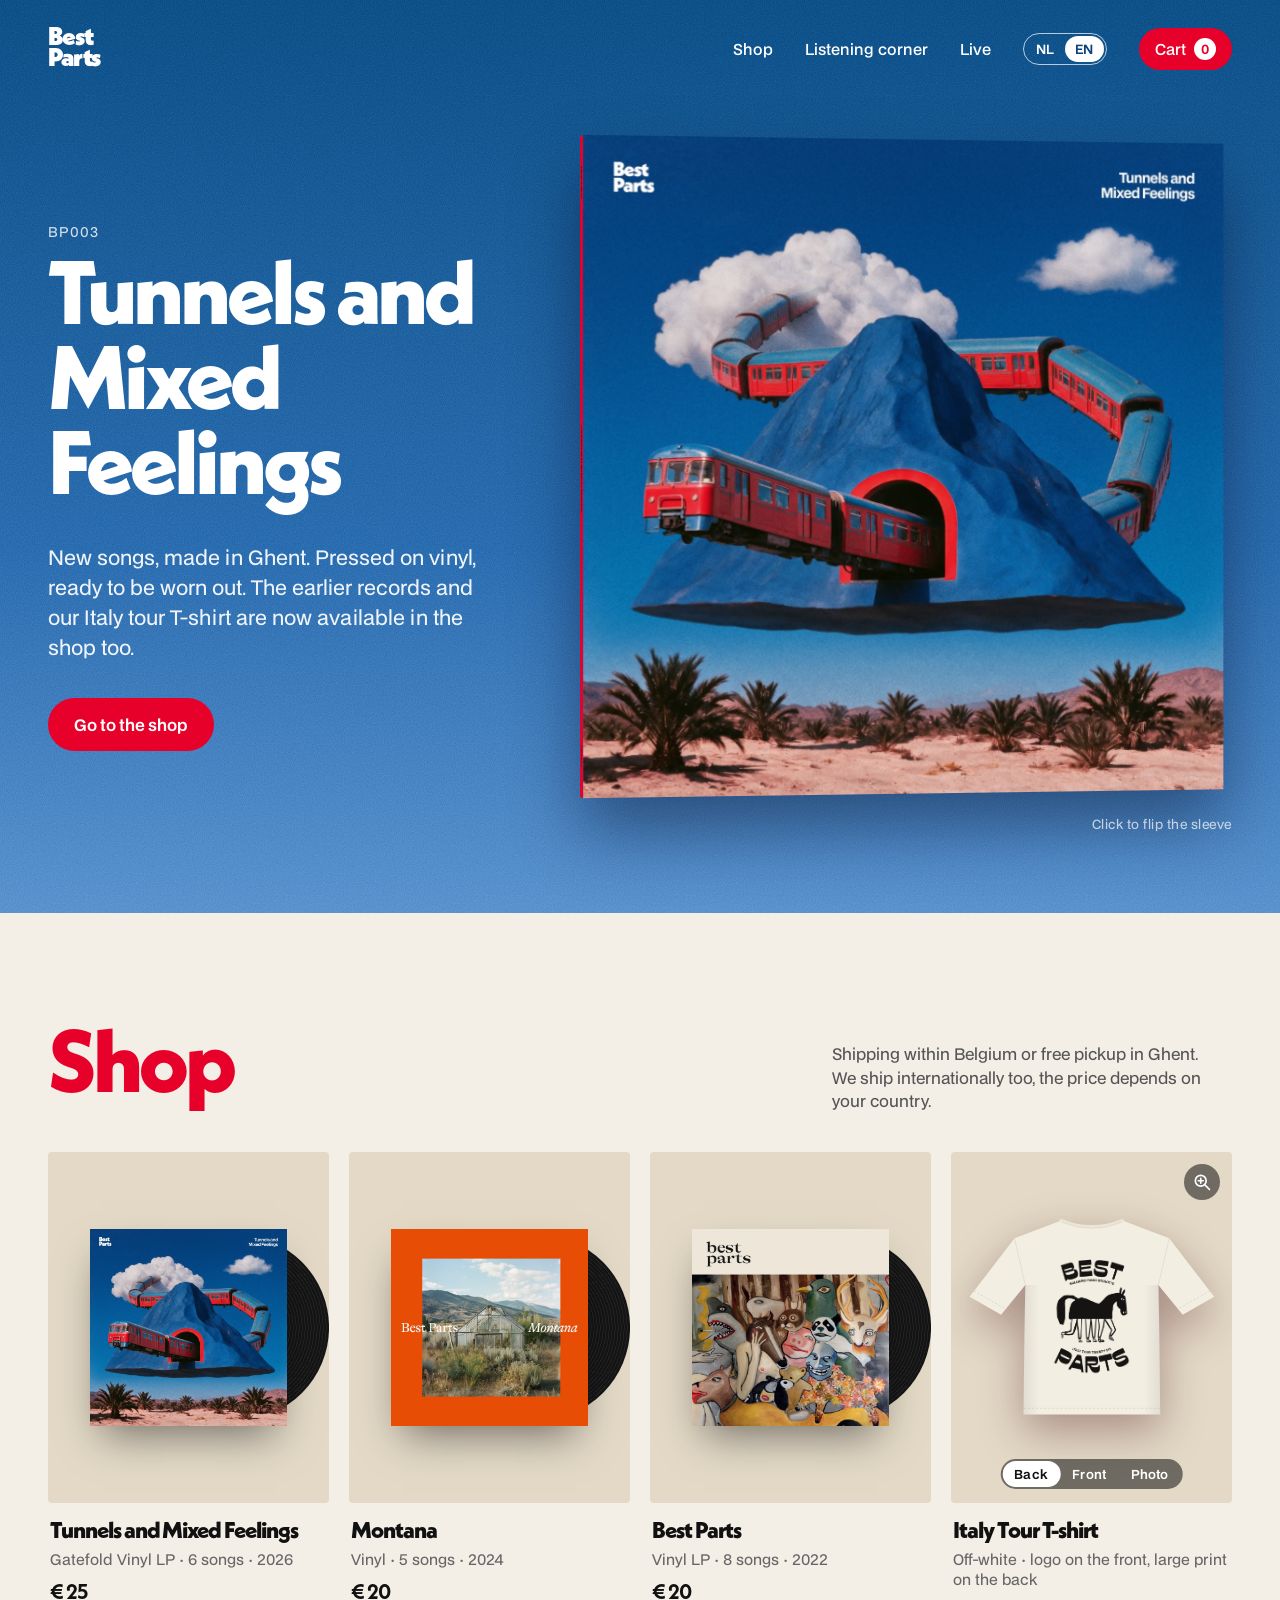
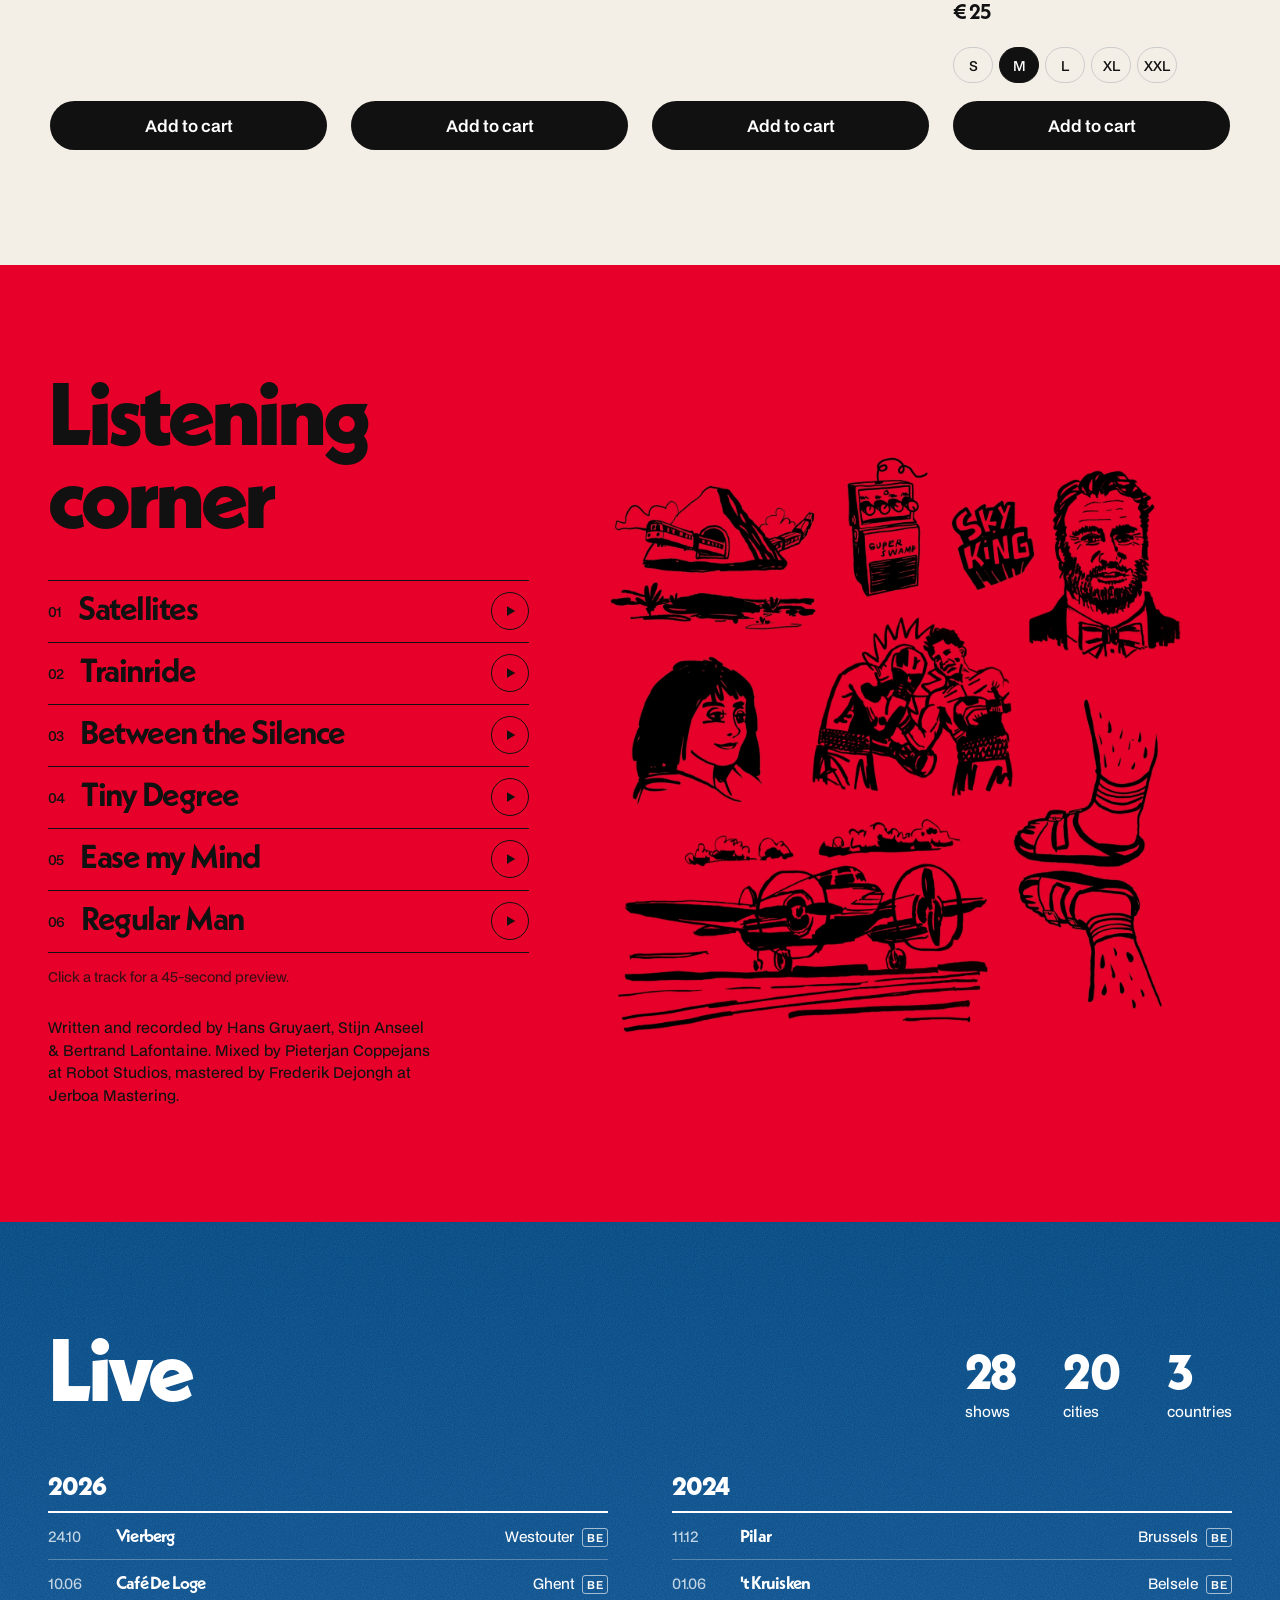
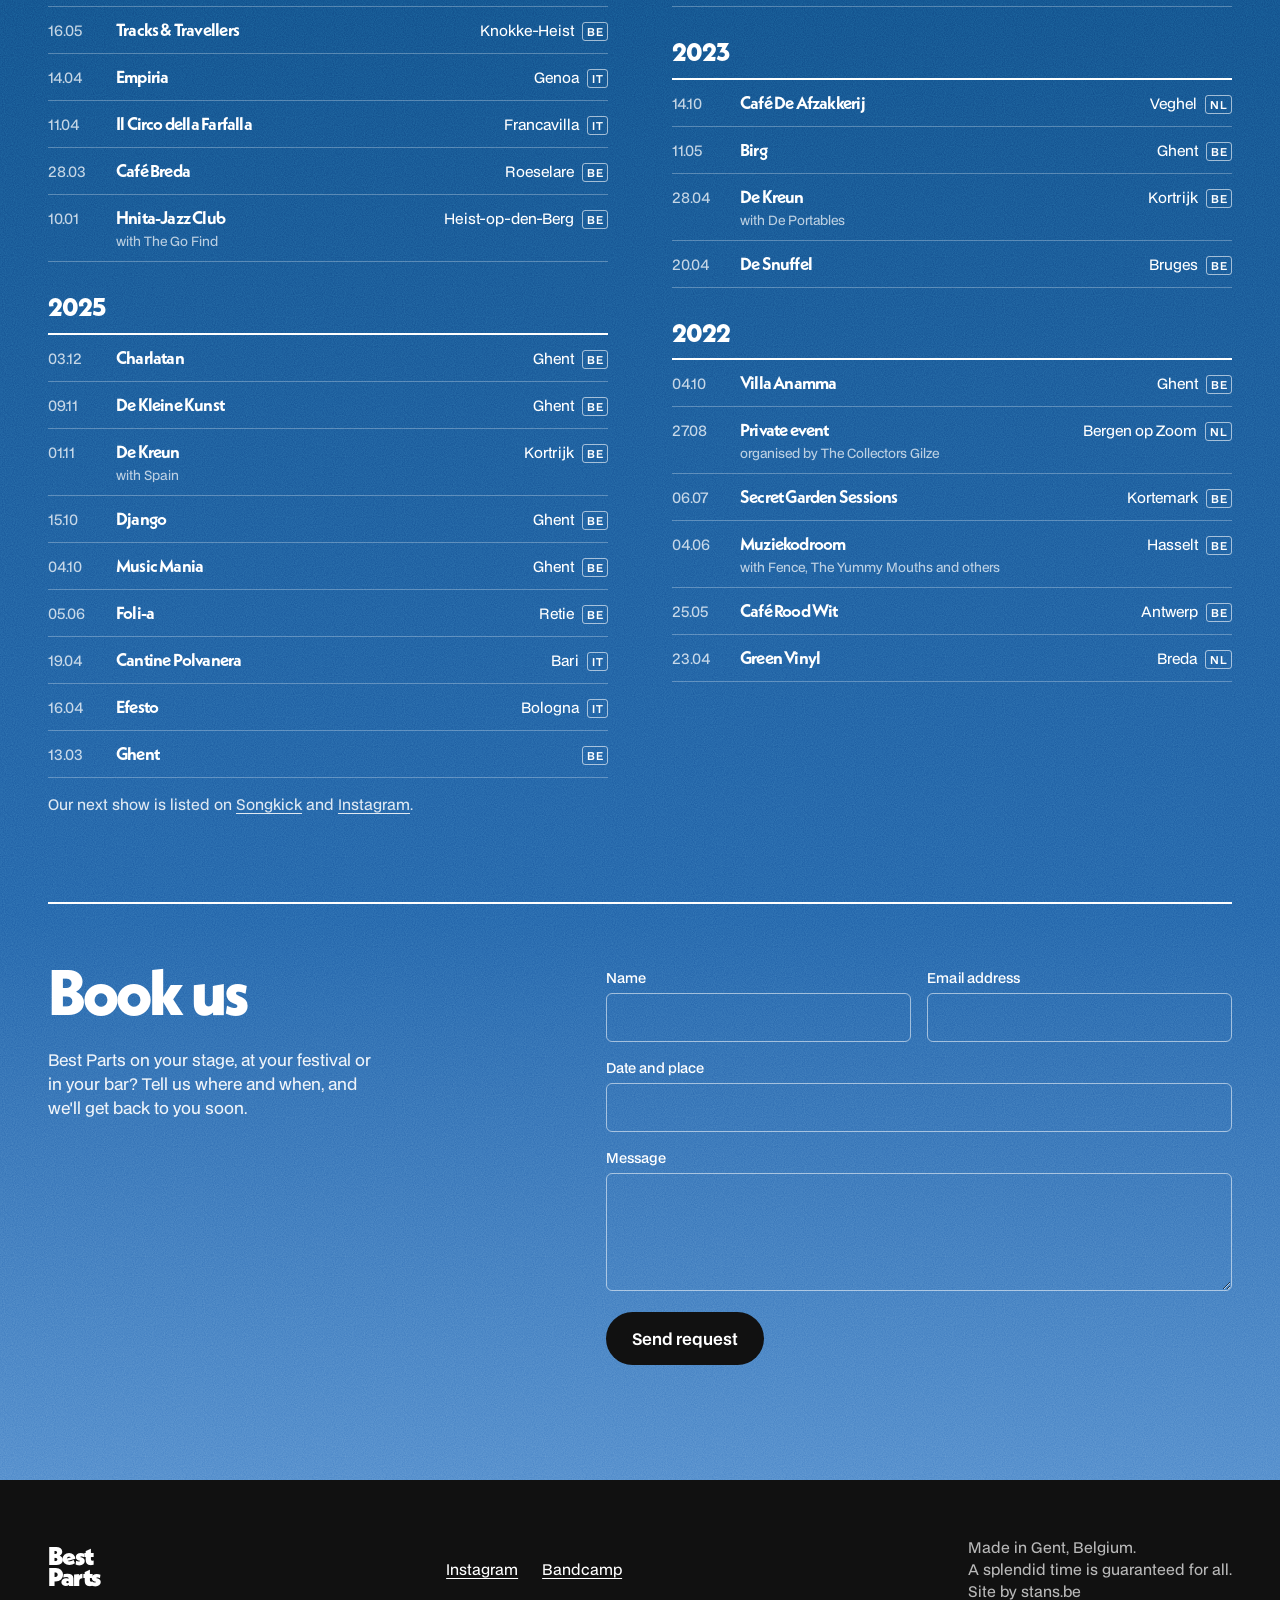
<file: index.html>
<!doctype html>
<html lang="nl">
<head>
<meta charset="utf-8">
<meta name="viewport" content="width=device-width, initial-scale=1">
<title>Best Parts — Shop</title>
<meta name="description" content="Tunnels and Mixed Feelings, de nieuwe plaat van Best Parts. Vinyl en merch.">
<!-- Voorlopig niet in zoekmachines: haal deze regel weg zodra de site gevonden mag worden -->
<meta name="robots" content="noindex, nofollow">
<meta name="theme-color" content="#08417b">
<link rel="icon" href="favicon.svg" type="image/svg+xml">
<meta property="og:type" content="website">
<meta property="og:title" content="Best Parts — Shop">
<meta property="og:description" content="Tunnels and Mixed Feelings, the new record by Best Parts. Vinyl and merch.">
<meta property="og:image" content="https://stanseel.github.io/bestpartsband/img/cover-front.jpg">
<meta property="og:url" content="https://stanseel.github.io/bestpartsband/">
<meta name="twitter:card" content="summary_large_image">
<link rel="preload" href="fonts/NeueKabel-ExtraBold.otf" as="font" type="font/otf" crossorigin>
<link rel="preload" href="fonts/BDOGrotesk-Regular.otf" as="font" type="font/otf" crossorigin>
<link rel="stylesheet" href="style.css">
</head>
<body>

<header class="top">
  <a href="#" class="logo">Best<br>Parts</a>
  <nav>
    <a href="#shop">Shop</a>
    <a href="#plaat" data-i18n="nav.record">Listening corner</a>
    <a href="#live">Live</a>
    <div class="lang" role="group" aria-label="Taal" data-i18n-label="nav.lang">
      <button type="button" data-lang="nl" aria-pressed="true">NL</button>
      <button type="button" data-lang="en" aria-pressed="false">EN</button>
    </div>
    <button class="cart-btn" type="button" aria-label="Winkelmandje openen" data-i18n-label="nav.cartOpen">
      <span data-i18n="nav.cart">Mandje</span> <span class="cart-count">0</span>
    </button>
  </nav>
</header>

<main>
  <!-- HERO: lucht + hoes -->
  <section class="hero">
    <div class="hero-text">
      <p class="eyebrow" data-i18n="hero.eyebrow">BP003</p>
      <h1>Tunnels and<br>Mixed Feelings</h1>
      <p class="lead" data-i18n="hero.lead">Nieuwe songs, made in Gent. Op vinyl geperst, klaar om grijs te draaien. De vorige platen en ons Italiaans tour T-shirt zijn vanaf nu ook beschikbaar via de shop.</p>
      <a href="#shop" class="btn btn-red" data-i18n="hero.cta">Naar de shop</a>
    </div>
    <div class="hero-art">
      <button class="sleeve" type="button" aria-pressed="false" aria-label="Draai de hoes om" data-i18n-label="hero.flip">
        <span class="sleeve-box">
          <img class="sleeve-front" src="img/cover-front.jpg" width="1400" height="1400" fetchpriority="high" data-i18n-alt="hero.alt" alt="Hoes van Tunnels and Mixed Feelings: een rode trein rijdt door een blauwe berg die in de lucht zweeft">
          <img class="sleeve-back" src="img/cover-back.jpg" width="1400" height="1400" data-i18n-alt="hero.altBack" alt="Achterkant van de hoes: een blauwe boog boven een woestijnweg, met de zes songtitels">
          <img class="sleeve-spine" src="img/cover-spine.jpg" width="27" height="1400" alt="">
          <span class="sleeve-open"></span><span class="sleeve-top"></span><span class="sleeve-bottom"></span>
        </span>
      </button>
      <p class="sleeve-hint" data-i18n="hero.hint">Klik om de hoes te draaien</p>
    </div>
  </section>

  <!-- SHOP -->
  <section class="shop" id="shop">
    <div class="shop-head">
      <h2>Shop</h2>
      <p data-i18n="shop.note">Verzending binnen België of gratis af te halen in Gent. Internationaal verzenden kan ook, de prijs hangt af van je land.</p>
    </div>
    <div id="products"></div>
  </section>

  <!-- DE PLAAT: rode binnenhoes -->
  <section class="record" id="plaat">
    <div class="record-text">
      <h2 data-i18n="record.title">Listening corner</h2>
      <ol class="tracks">
        <li><span class="track-name">Satellites</span><button class="play" type="button" data-src="audio/preview-01-satellites.m4a" data-title="Satellites"><svg viewBox="0 0 24 24" aria-hidden="true"><path class="i-play" d="M8 5.5v13l11-6.5z"/><path class="i-pause" d="M7 5h3.5v14H7zM13.5 5H17v14h-3.5z"/></svg></button></li>
        <li><span class="track-name">Trainride</span><button class="play" type="button" data-src="audio/preview-02-trainride.m4a" data-title="Trainride"><svg viewBox="0 0 24 24" aria-hidden="true"><path class="i-play" d="M8 5.5v13l11-6.5z"/><path class="i-pause" d="M7 5h3.5v14H7zM13.5 5H17v14h-3.5z"/></svg></button></li>
        <li><span class="track-name">Between the Silence</span><button class="play" type="button" data-src="audio/preview-03-between-the-silence.m4a" data-title="Between the Silence"><svg viewBox="0 0 24 24" aria-hidden="true"><path class="i-play" d="M8 5.5v13l11-6.5z"/><path class="i-pause" d="M7 5h3.5v14H7zM13.5 5H17v14h-3.5z"/></svg></button></li>
        <li><span class="track-name">Tiny Degree</span><button class="play" type="button" data-src="audio/preview-04-tiny-degree.m4a" data-title="Tiny Degree"><svg viewBox="0 0 24 24" aria-hidden="true"><path class="i-play" d="M8 5.5v13l11-6.5z"/><path class="i-pause" d="M7 5h3.5v14H7zM13.5 5H17v14h-3.5z"/></svg></button></li>
        <li><span class="track-name">Ease my Mind</span><button class="play" type="button" data-src="audio/preview-05-ease-my-mind.m4a" data-title="Ease my Mind"><svg viewBox="0 0 24 24" aria-hidden="true"><path class="i-play" d="M8 5.5v13l11-6.5z"/><path class="i-pause" d="M7 5h3.5v14H7zM13.5 5H17v14h-3.5z"/></svg></button></li>
        <li><span class="track-name">Regular Man</span><button class="play" type="button" data-src="audio/preview-06-regular-man.m4a" data-title="Regular Man"><svg viewBox="0 0 24 24" aria-hidden="true"><path class="i-play" d="M8 5.5v13l11-6.5z"/><path class="i-pause" d="M7 5h3.5v14H7zM13.5 5H17v14h-3.5z"/></svg></button></li>
      </ol>
      <p class="previews-note" data-i18n="record.previews">Klik op een nummer voor een fragment van 45 seconden.</p>
      <p class="credits" data-i18n="record.credits">Geschreven en opgenomen door Hans Gruyaert, Stijn Anseel &amp; Bertrand Lafontaine. Mix door Pieterjan Coppejans in Robot Studios, mastering door Frederik Dejongh bij Jerboa Mastering.</p>
    </div>
    <div class="record-art">
      <img src="img/drawings.jpg" width="960" height="900" loading="lazy" data-i18n-alt="record.alt" alt="Inkttekeningen uit de binnenhoes: een trein in een berg, een gitaarpedaal, boksers, een vliegtuig">
    </div>
  </section>

  <!-- LIVE: gedane optredens -->
  <section class="live" id="live">
    <div class="live-head">
      <h2>Live</h2>
      <div class="live-stats"></div>
    </div>
    <div class="years" id="gigs"></div>
    <p class="live-foot" data-i18n="live.foot">Ons volgende optreden staat op <a href="https://www.songkick.com/artists/10209042-best-parts">Songkick</a> en <a href="https://instagram.com/bestpartsband">Instagram</a>.</p>

    <!-- BOEKEN: aanvraagformulier, verstuurd via booking.js -->
    <div class="booking" id="boeken">
      <div class="booking-text">
        <h3 data-i18n="booking.title">Boek ons</h3>
        <p data-i18n="booking.lead">Best Parts op je podium, festival of in je café? Laat weten waar en wanneer, dan nemen we snel contact op.</p>
      </div>
      <form class="booking-form" novalidate>
        <label><span data-i18n="booking.name">Naam</span><input type="text" name="name" autocomplete="name" required></label>
        <label><span data-i18n="booking.email">E-mailadres</span><input type="email" name="email" autocomplete="email" required></label>
        <label class="wide"><span data-i18n="booking.when">Datum en plaats</span><input type="text" name="when"></label>
        <label class="wide"><span data-i18n="booking.message">Bericht</span><textarea name="message" rows="4" required></textarea></label>
        <input class="hp" type="text" name="botcheck" tabindex="-1" autocomplete="off" aria-hidden="true">
        <div class="booking-foot wide">
          <button class="btn btn-ink" type="submit" data-i18n="booking.send">Verstuur aanvraag</button>
          <p class="booking-status" role="status" aria-live="polite"></p>
        </div>
      </form>
    </div>
  </section>
</main>

<footer class="foot">
  <a href="#" class="logo">Best<br>Parts</a>
  <div>
    <a href="https://instagram.com/bestpartsband">Instagram</a>
    <a href="https://bestparts.bandcamp.com">Bandcamp</a>
  </div>
  <p>Made in Gent, Belgium.<br>A splendid time is guaranteed for all.<br><span data-i18n="foot.credit">Site door <a href="https://stans.be">stans.be</a></span></p>
</footer>

<!-- MANDJE -->
<div class="scrim" hidden></div>
<aside class="cart" aria-label="Winkelmandje" data-i18n-label="cart.label" aria-hidden="true" inert>
  <div class="cart-head">
    <h2 data-i18n="cart.title">Mandje</h2>
    <button class="cart-close" type="button" aria-label="Sluiten" data-i18n-label="cart.close">×</button>
  </div>
  <ul class="cart-items"></ul>
  <p class="cart-empty" data-i18n="cart.empty"><strong>Geen plaat te bespeuren.</strong>Het is hier nog muisstil.</p>
  <div class="cart-foot">
    <label class="delivery"><span data-i18n="cart.delivery">Levering</span>
      <select class="delivery-select"></select>
    </label>
    <p class="pickup-note" data-i18n="cart.pickupNote" hidden>Na je bestelling spreken we via e-mail een moment af.</p>
    <div class="row"><span data-i18n="cart.subtotal">Subtotaal</span><span class="subtotal">€ 0</span></div>
    <div class="row muted"><span class="shipping-label">Verzending</span><span class="shipping">€ 0</span></div>
    <div class="row total"><span data-i18n="cart.total">Totaal</span><span class="grand">€ 0</span></div>
    <button class="btn btn-red btn-block checkout" type="button" data-i18n="cart.checkout">Afrekenen</button>
    <p class="pay-note" data-i18n="cart.payNote">Betalen met Bancontact, je bankapp of kaart.</p>
  </div>
</aside>

<dialog class="zoom"></dialog>

<div class="toast" role="status" aria-live="polite"></div>

<script src="i18n.js"></script>
<script src="shop.js"></script>
<script src="gigs.js"></script>
<script src="player.js"></script>
<script src="booking.js"></script>
<script src="sleeve.js"></script>
</body>
</html>
</file>
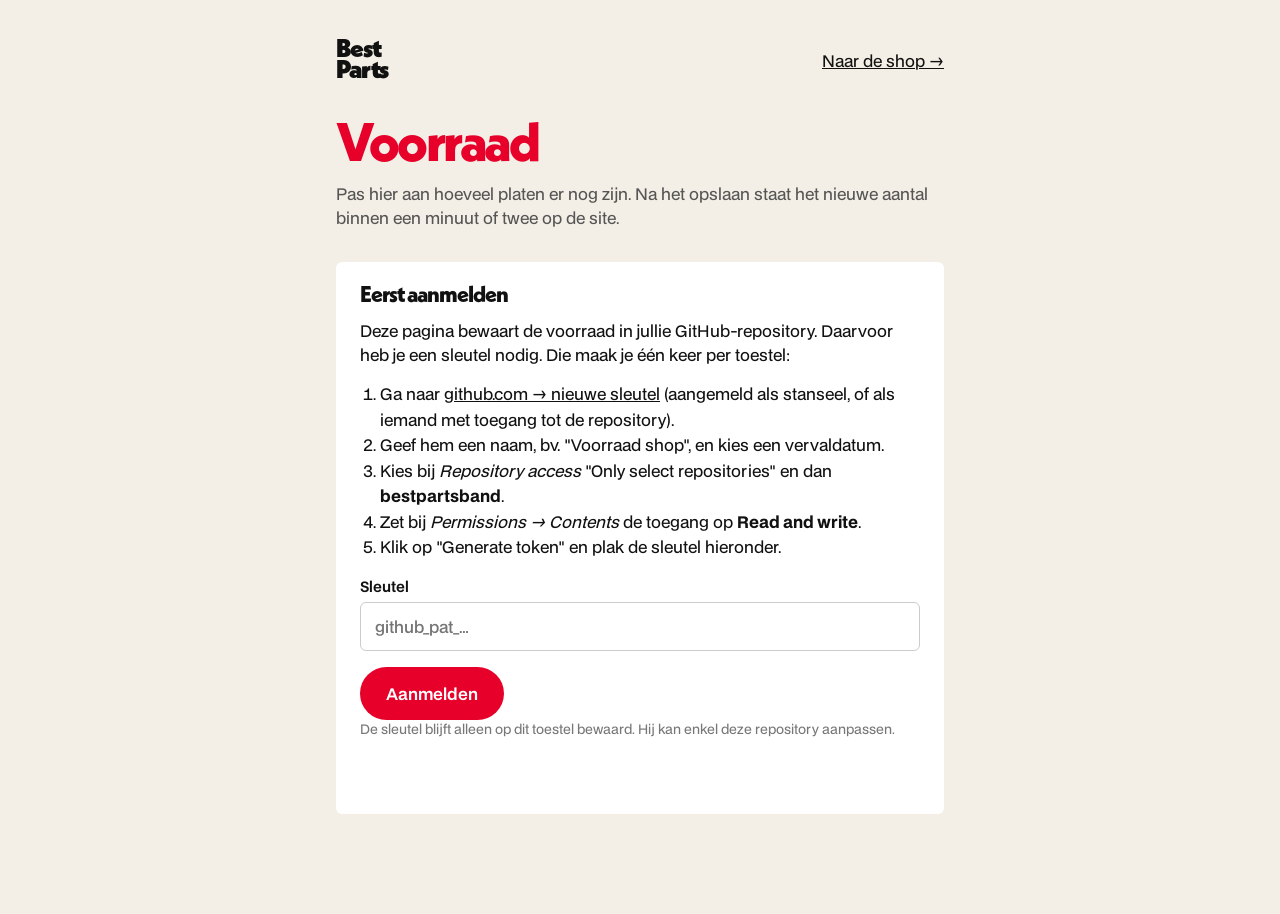
<file: admin.html>
<!doctype html>
<html lang="nl">
<head>
<meta charset="utf-8">
<meta name="viewport" content="width=device-width, initial-scale=1">
<meta name="robots" content="noindex, nofollow">
<title>Best Parts — Voorraad</title>
<link rel="stylesheet" href="style.css">
<style>
  body { background: var(--paper); }
  .admin { max-width: 640px; margin: 0 auto; padding: 40px 16px 80px; }
  .admin header { display: flex; justify-content: space-between; align-items: center; margin-bottom: 40px; }
  .admin .logo { color: var(--ink); }
  .admin h1 { font-size: clamp(2.4rem, 8vw, 3.4rem); color: var(--red); margin-bottom: 8px; }
  .intro { color: #555; line-height: 1.5; margin: 0 0 32px; }
  .panel { background: var(--white); border-radius: 6px; padding: 24px; margin-bottom: 20px; }
  .panel h2 { font-size: 1.4rem; margin-bottom: 12px; }
  .panel p { line-height: 1.5; margin: 0 0 14px; }
  .panel ol { line-height: 1.6; padding-left: 20px; margin: 0 0 16px; }
  label { display: block; font-weight: 600; font-size: .9rem; margin-bottom: 6px; }
  input[type="password"], input[type="number"] {
    font: 500 1rem var(--body); width: 100%; padding: 12px 14px;
    border: 1.5px solid #ccc; border-radius: 6px; background: var(--white); color: var(--ink);
  }
  input:focus { outline: 2px solid var(--sky); outline-offset: 1px; border-color: var(--sky); }
  .row-actions { display: flex; gap: 10px; flex-wrap: wrap; margin-top: 16px; }
  .btn-ghost { background: transparent; color: var(--ink); border: 1.5px solid #bbb; }
  .btn-ghost:hover { background: #eee; }

  .item { display: grid; grid-template-columns: 72px 1fr; gap: 16px; padding: 20px 0; border-top: 1px solid #e5e0d8; }
  .item:first-of-type { border-top: 0; padding-top: 4px; }
  .item img { width: 72px; height: 72px; object-fit: cover; border-radius: 4px; }
  .item h3 { font-size: 1.25rem; margin-bottom: 12px; letter-spacing: var(--kabel-tight); }
  .fields { display: grid; grid-template-columns: 1fr 1fr; gap: 12px; }
  .stepper { display: flex; gap: 6px; }
  .stepper input { text-align: center; }
  .stepper button {
    flex: 0 0 44px; height: 46px; border-radius: 6px; border: 1.5px solid #ccc; background: var(--white);
    font: 600 1.2rem var(--body); cursor: pointer; color: var(--ink);
  }
  .stepper button:hover { background: #eee; }
  .hint { font-size: .82rem; color: #777; margin-top: 8px; }

  .status { min-height: 1.4em; margin: 14px 0 0; font-weight: 500; }
  .status.ok { color: #1c7a3c; }
  .status.err { color: var(--red); }
  .log { list-style: none; padding: 0; margin: 0; font-size: .9rem; }
  .log li { padding: 8px 0; border-top: 1px solid #eee; display: flex; justify-content: space-between; gap: 12px; }
  .log li:first-child { border-top: 0; }
  .log time { color: #777; white-space: nowrap; }
  [hidden] { display: none !important; }
  @media (max-width: 480px) { .fields { grid-template-columns: 1fr; } .item { grid-template-columns: 56px 1fr; } .item img { width: 56px; height: 56px; } }
</style>
</head>
<body>
<div class="admin">
  <header>
    <a href="./" class="logo">Best<br>Parts</a>
    <a href="./">Naar de shop →</a>
  </header>

  <h1>Voorraad</h1>
  <p class="intro">Pas hier aan hoeveel platen er nog zijn. Na het opslaan staat het nieuwe aantal binnen een minuut of twee op de site.</p>

  <!-- Stap 1: sleutel -->
  <section class="panel" id="login" hidden>
    <h2>Eerst aanmelden</h2>
    <p>Deze pagina bewaart de voorraad in jullie GitHub-repository. Daarvoor heb je een sleutel nodig. Die maak je één keer per toestel:</p>
    <ol>
      <li>Ga naar <a href="https://github.com/settings/personal-access-tokens/new" target="_blank" rel="noopener">github.com → nieuwe sleutel</a> (aangemeld als stanseel, of als iemand met toegang tot de repository).</li>
      <li>Geef hem een naam, bv. "Voorraad shop", en kies een vervaldatum.</li>
      <li>Kies bij <em>Repository access</em> "Only select repositories" en dan <strong>bestpartsband</strong>.</li>
      <li>Zet bij <em>Permissions → Contents</em> de toegang op <strong>Read and write</strong>.</li>
      <li>Klik op "Generate token" en plak de sleutel hieronder.</li>
    </ol>
    <label for="token">Sleutel</label>
    <input id="token" type="password" autocomplete="off" placeholder="github_pat_…">
    <div class="row-actions">
      <button class="btn btn-red" id="save-token" type="button">Aanmelden</button>
    </div>
    <p class="hint">De sleutel blijft alleen op dit toestel bewaard. Hij kan enkel deze repository aanpassen.</p>
    <p class="status" id="login-status" role="status"></p>
  </section>

  <!-- Stap 2: voorraad -->
  <section class="panel" id="editor" hidden>
    <div id="items"></div>
    <div class="row-actions">
      <button class="btn btn-red" id="save" type="button">Opslaan</button>
      <button class="btn btn-ghost" id="reload" type="button">Opnieuw laden</button>
    </div>
    <p class="status" id="status" role="status"></p>
  </section>

  <section class="panel" id="history" hidden>
    <h2>Laatste wijzigingen</h2>
    <ul class="log" id="log"></ul>
  </section>

  <p><button class="btn btn-ghost" id="logout" type="button" hidden>Afmelden op dit toestel</button></p>
</div>

<script>
const REPO = "stanseel/bestpartsband";
const FILE = "stock.json";
const API = `https://api.github.com/repos/${REPO}/contents/${FILE}`;
const THUMBS = {
  "lp-tmf": "img/cover-front.jpg",
  "lp-montana": "img/cover-montana.jpg",
  "lp-best-parts": "img/cover-best-parts.jpg",
};

const $ = (s) => document.querySelector(s);
let token = "";
try { token = localStorage.getItem("bp-admin-token") || ""; } catch {}
let sha = null;
let data = {};

// GitHub bewaart bestanden in base64; zo blijven é en ë heel
const decode = (b64) => new TextDecoder().decode(Uint8Array.from(atob(b64.replace(/\n/g, "")), (c) => c.charCodeAt(0)));
const encode = (str) => btoa(String.fromCharCode(...new TextEncoder().encode(str)));

function gh(url, opts = {}) {
  return fetch(url, {
    ...opts,
    headers: {
      Authorization: `Bearer ${token}`,
      Accept: "application/vnd.github+json",
      "X-GitHub-Api-Version": "2022-11-28",
      ...(opts.headers || {}),
    },
    cache: "no-store",
  });
}

function setStatus(el, msg, kind = "") {
  el.textContent = msg;
  el.className = "status " + kind;
}

function show(loggedIn) {
  $("#login").hidden = loggedIn;
  $("#editor").hidden = !loggedIn;
  $("#history").hidden = !loggedIn;
  $("#logout").hidden = !loggedIn;
}

async function load() {
  setStatus($("#status"), "Laden…");
  const r = await gh(API);
  if (r.status === 401 || r.status === 403 || r.status === 404) {
    show(false);
    setStatus($("#login-status"), "Deze sleutel werkt niet (meer). Maak een nieuwe aan en probeer opnieuw.", "err");
    return false;
  }
  if (!r.ok) { setStatus($("#status"), "Laden mislukt. Probeer het later opnieuw.", "err"); return false; }
  const json = await r.json();
  sha = json.sha;
  data = JSON.parse(decode(json.content));
  show(true);
  renderItems();
  setStatus($("#status"), "");
  loadLog();
  return true;
}

function renderItems() {
  $("#items").innerHTML = Object.entries(data).map(([id, d]) => `
    <div class="item" data-id="${id}">
      <img src="${THUMBS[id] || ""}" alt="">
      <div>
        <h3>${d.name || id}</h3>
        <div class="fields">
          <div>
            <label for="${id}-stock">Nog in voorraad</label>
            <div class="stepper">
              <button type="button" data-step="-1" aria-label="Eén minder">−</button>
              <input id="${id}-stock" type="number" min="0" inputmode="numeric" value="${d.stock ?? ""}" data-field="stock">
              <button type="button" data-step="1" aria-label="Eén meer">+</button>
            </div>
          </div>
          <div>
            <label for="${id}-edition">Oplage (ooit gemaakt)</label>
            <input id="${id}-edition" type="number" min="0" inputmode="numeric" value="${d.edition ?? ""}" data-field="edition">
          </div>
        </div>
        <p class="hint">Laat "Nog in voorraad" leeg om geen teller te tonen. Zet op 0 voor uitverkocht.</p>
      </div>
    </div>`).join("");
}

$("#items").addEventListener("click", (e) => {
  const b = e.target.closest("[data-step]");
  if (!b) return;
  const input = b.parentElement.querySelector("input");
  const n = Math.max(0, (parseInt(input.value, 10) || 0) + Number(b.dataset.step));
  input.value = n;
});

function collect() {
  const next = structuredClone(data);
  for (const item of document.querySelectorAll(".item")) {
    const id = item.dataset.id;
    for (const input of item.querySelectorAll("input[data-field]")) {
      const v = input.value.trim();
      next[id][input.dataset.field] = v === "" ? null : Math.max(0, parseInt(v, 10));
    }
    const { stock, edition } = next[id];
    if (stock != null && edition != null && stock > edition) {
      throw new Error(`${next[id].name}: er kunnen niet meer in voorraad zijn dan er gemaakt zijn.`);
    }
  }
  return next;
}

function summary(before, after) {
  const changes = Object.keys(after)
    .filter((id) => before[id]?.stock !== after[id].stock || before[id]?.edition !== after[id].edition)
    .map((id) => `${after[id].name} ${after[id].stock ?? "–"}${after[id].edition ? "/" + after[id].edition : ""}`);
  return changes.length ? "Voorraad: " + changes.join(", ") : null;
}

$("#save").addEventListener("click", async () => {
  let next;
  try { next = collect(); } catch (err) { return setStatus($("#status"), err.message, "err"); }
  const message = summary(data, next);
  if (!message) return setStatus($("#status"), "Er is niets veranderd.");

  $("#save").disabled = true;
  setStatus($("#status"), "Opslaan…");
  const r = await gh(API, {
    method: "PUT",
    headers: { "Content-Type": "application/json" },
    body: JSON.stringify({ message, content: encode(JSON.stringify(next, null, 2) + "\n"), sha }),
  });
  $("#save").disabled = false;

  if (r.status === 409 || r.status === 422) {
    return setStatus($("#status"), "Iemand anders heeft net ook iets aangepast. Klik op ‘Opnieuw laden’ en probeer nog eens.", "err");
  }
  if (!r.ok) return setStatus($("#status"), "Opslaan mislukt. Controleer of je sleutel nog geldig is.", "err");

  sha = (await r.json()).content.sha;
  data = next;
  setStatus($("#status"), "Opgeslagen. Binnen een minuut of twee staat het op de site.", "ok");
  loadLog();
});

async function loadLog() {
  const r = await gh(`https://api.github.com/repos/${REPO}/commits?path=${FILE}&per_page=6`);
  if (!r.ok) return;
  const commits = await r.json();
  const fmt = new Intl.DateTimeFormat("nl-BE", { day: "numeric", month: "short", hour: "2-digit", minute: "2-digit" });
  $("#log").innerHTML = commits.map((c) => `
    <li><span>${c.commit.message.split("\n")[0].replace(/</g, "&lt;")}</span>
    <time>${fmt.format(new Date(c.commit.author.date))}</time></li>`).join("");
}

$("#reload").addEventListener("click", load);

$("#save-token").addEventListener("click", async () => {
  token = $("#token").value.trim();
  if (!token) return setStatus($("#login-status"), "Plak eerst je sleutel.", "err");
  setStatus($("#login-status"), "Even controleren…");
  if (await load()) {
    try { localStorage.setItem("bp-admin-token", token); } catch {}
    $("#token").value = "";
    setStatus($("#login-status"), "");
  }
});

$("#logout").addEventListener("click", () => {
  try { localStorage.removeItem("bp-admin-token"); } catch {}
  token = "";
  show(false);
});

if (token) load(); else show(false);
</script>
</body>
</html>
</file>
<file: style.css>
/* Huisstijl: Neue Kabel voor titels, BDO Grotesk voor tekst */
@font-face { font-family: "Neue Kabel"; src: url("fonts/NeueKabel-Medium.otf") format("opentype"); font-weight: 500; font-display: swap; }
@font-face { font-family: "Neue Kabel"; src: url("fonts/NeueKabel-Bold.otf") format("opentype"); font-weight: 700; font-display: swap; }
@font-face { font-family: "Neue Kabel"; src: url("fonts/NeueKabel-ExtraBold.otf") format("opentype"); font-weight: 800; font-display: swap; }
@font-face { font-family: "Neue Kabel"; src: url("fonts/NeueKabel-Black.otf") format("opentype"); font-weight: 900; font-display: swap; }
@font-face { font-family: "BDO Grotesk"; src: url("fonts/BDOGrotesk-Regular.otf") format("opentype"); font-weight: 400; font-display: swap; }
@font-face { font-family: "BDO Grotesk"; src: url("fonts/BDOGrotesk-Medium.otf") format("opentype"); font-weight: 500; font-display: swap; }
@font-face { font-family: "BDO Grotesk"; src: url("fonts/BDOGrotesk-DemiBold.otf") format("opentype"); font-weight: 600; font-display: swap; }
@font-face { font-family: "BDO Grotesk"; src: url("fonts/BDOGrotesk-Bold.otf") format("opentype"); font-weight: 700; font-display: swap; }

:root {
  --red: #e70029;
  --red-dark: #b8001f;
  --sky-top: #08417b;
  --sky: #1d5ea6;
  --sky-low: #4a86c8;
  --ink: #111;
  --paper: #f4efe6;
  --canvas: #e9dfc8;
  --white: #fff;
  --head: "Neue Kabel", system-ui, sans-serif;
  --body: "BDO Grotesk", system-ui, sans-serif;
  /* marge links en rechts; op heel brede schermen blijft de inhoud maximaal 1400px breed en gecentreerd */
  --gutter: max(clamp(16px, 4vw, 48px), calc((100vw - 1400px) / 2));
  --kabel-tight: -0.045em; /* letterafstand Neue Kabel: hoe negatiever, hoe nauwer */
  --grain: url("data:image/svg+xml,%3Csvg xmlns='http://www.w3.org/2000/svg' width='200' height='200'%3E%3Cfilter id='n'%3E%3CfeTurbulence type='fractalNoise' baseFrequency='.9' numOctaves='2' stitchTiles='stitch'/%3E%3CfeColorMatrix values='0 0 0 0 1 0 0 0 0 1 0 0 0 0 1 0 0 0 .5 0'/%3E%3C/filter%3E%3Crect width='100%25' height='100%25' filter='url(%23n)'/%3E%3C/svg%3E");
}

* { box-sizing: border-box; }
html { scroll-behavior: smooth; }
body {
  margin: 0;
  font-family: var(--body);
  color: var(--ink);
  background: var(--paper);
  -webkit-font-smoothing: antialiased;
}
img { display: block; max-width: 100%; height: auto; }
a { color: inherit; }
h1, h2, h3 { font-family: var(--head); font-weight: 800; letter-spacing: var(--kabel-tight); line-height: .95; margin: 0; text-wrap: balance; }
p { text-wrap: pretty; }
::selection { background: var(--red); color: var(--white); }

/* zichtbare focus voor wie met het toetsenbord navigeert */
:focus-visible { outline: 2.5px solid currentColor; outline-offset: 3px; border-radius: 4px; }
.btn:focus-visible, .cart-btn:focus-visible, .sizes button:focus-visible, .lang button:focus-visible, .qty button:focus-visible { border-radius: 999px; }
.btn-ink:focus-visible, .sizes button:focus-visible { outline-color: var(--red); }
.btn-red:focus-visible, .cart-btn:focus-visible { outline-color: var(--ink); }
.hero .btn-red:focus-visible, .top .cart-btn:not(.float):focus-visible { outline-color: var(--white); }
body.cart-open { overflow: hidden; }

.logo {
  font-family: var(--head);
  font-weight: 900;
  font-size: 1.6rem;
  line-height: .82;
  letter-spacing: var(--kabel-tight);
  text-decoration: none;
}

/* overige tekst in Neue Kabel krijgt dezelfde nauwe letterafstand */
.card .price, .tracks li, .year .venue, .live-stats strong, .cart-foot .total { letter-spacing: var(--kabel-tight); }

/* ---------- header ---------- */
.top {
  position: absolute; inset: 0 0 auto 0; z-index: 10;
  display: flex; justify-content: space-between; align-items: flex-start;
  padding: 28px var(--gutter);
  color: var(--white);
}
.top nav { display: flex; gap: clamp(12px, 3vw, 32px); align-items: center; font-size: .95rem; font-weight: 500; }
.top nav a { text-decoration: none; }
.top nav a:hover { text-decoration: underline; text-underline-offset: 4px; }
.lang { display: inline-flex; border: 1.5px solid rgba(255, 255, 255, .7); border-radius: 999px; padding: 2px; }
.lang button {
  font: 600 .8rem var(--body); letter-spacing: .04em; color: var(--white); cursor: pointer;
  background: none; border: 0; border-radius: 999px; padding: 7px 10px; line-height: 1;
}
.lang button[aria-pressed="true"] { background: var(--white); color: var(--sky-top); }
.cart-btn {
  font: inherit; color: var(--white); cursor: pointer;
  background: var(--red); border: 0; border-radius: 999px;
  padding: 10px 16px; display: inline-flex; gap: 8px; align-items: center;
}
.cart-btn:hover { background: var(--red-dark); }
/* zodra de kop uit beeld is, blijft het mandje rechtsboven zweven */
.cart-btn.float {
  position: fixed; top: 16px; right: var(--gutter); z-index: 30;
  font-size: .95rem; font-weight: 500;
  box-shadow: 0 0 0 2px var(--paper), 0 10px 24px -8px rgba(0, 0, 0, .45);
  animation: drop .3s cubic-bezier(.2, .7, .2, 1);
}
@keyframes drop { from { transform: translateY(-64px); } }
.cart-count {
  background: var(--white); color: var(--red); border-radius: 999px;
  min-width: 22px; height: 22px; display: inline-grid; place-items: center;
  font-size: .8rem; font-weight: 600; padding: 0 6px;
}
.cart-count.bump { animation: bump .4s ease; }
@keyframes bump { 50% { transform: scale(1.35); } }

/* ---------- buttons ---------- */
.btn {
  display: inline-block; font: 600 1rem var(--body); text-decoration: none; cursor: pointer;
  border: 0; border-radius: 999px; padding: 15px 26px;
  transition: transform .15s ease, background .15s ease;
}
.btn:hover { transform: translateY(-2px); }
.btn-red { background: var(--red); color: var(--white); }
.btn-red:hover { background: var(--red-dark); }
.btn-ink { background: var(--ink); color: var(--white); }
.btn-block { width: 100%; }

/* ---------- hero ---------- */
.hero {
  position: relative; overflow: hidden;
  min-height: 100vh; min-height: 100svh;
  display: grid; grid-template-columns: .85fr 1.15fr; align-items: center; gap: 48px;
  padding: 140px var(--gutter) 80px;
  color: var(--white);
  background:
    var(--grain),
    linear-gradient(180deg, var(--sky-top) 0%, var(--sky) 60%, var(--sky-low) 100%);
  background-blend-mode: soft-light, normal;
}
.eyebrow { font-size: .85rem; letter-spacing: .08em; text-transform: uppercase; opacity: .8; margin: 0 0 18px; }
.hero h1 { font-size: clamp(3rem, 7vw, 7rem); }
.lead { font-size: clamp(1.05rem, 1.6vw, 1.25rem); line-height: 1.5; max-width: 34ch; margin: 28px 0 36px; opacity: .92; }
.hero-art { position: relative; }
/* Hoes als 3D-doosje: voorkant, achterkant, rode rug van 6 mm en de open randen */
.sleeve {
  display: block; width: 100%; max-width: min(760px, 100svh - 200px); margin-left: auto; aspect-ratio: 1;
  padding: 0; border: 0; background: none; cursor: pointer;
  container-type: inline-size; perspective: 5000px;
  filter: drop-shadow(0 34px 34px rgba(0, 10, 40, .45));
  animation: float 7s ease-in-out infinite;
  -webkit-tap-highlight-color: transparent;
}
.sleeve-box {
  --t: 3.2cqw; /* in het echt 6 mm op 315 mm (1.9), hier iets dikker voor het effect */
  position: relative; display: block; width: 100%; height: 100%;
  transform-style: preserve-3d;
  transform: rotateX(var(--rx, 0deg)) rotateY(var(--ry, 12deg));
  transition: transform 1.1s cubic-bezier(.3, .9, .3, 1);
}
.sleeve.tilting .sleeve-box { transition-duration: .25s; }
.sleeve-box > * { position: absolute; display: block; backface-visibility: hidden; }
.sleeve-front, .sleeve-back { inset: 0; width: 100%; height: 100%; }
.sleeve-front { transform: translateZ(calc(var(--t) / 2)); }
.sleeve-back { transform: rotateY(180deg) translateZ(calc(var(--t) / 2)); }
.sleeve-spine, .sleeve-open { top: 0; left: calc(50% - var(--t) / 2); width: var(--t); height: 100%; }
.sleeve-spine { transform: rotateY(-90deg) translateZ(50cqw); }
.sleeve-open { transform: rotateY(90deg) translateZ(50cqw); }
.sleeve-top, .sleeve-bottom { left: 0; top: calc(50% - var(--t) / 2); width: 100%; height: var(--t); }
.sleeve-top { transform: rotateX(90deg) translateZ(50cqw); }
.sleeve-bottom { transform: rotateX(-90deg) translateZ(50cqw); }
/* open randen: twee kartonnen flappen met een donkere spleet ertussen */
.sleeve-open { background: linear-gradient(90deg, #e9e2d3 0 38%, #2a2622 38% 62%, #e9e2d3 62%); }
.sleeve-top, .sleeve-bottom { background: linear-gradient(180deg, #e9e2d3 0 38%, #2a2622 38% 62%, #e9e2d3 62%); }
.sleeve:focus-visible { outline: none; }
.sleeve:focus-visible .sleeve-front, .sleeve:focus-visible .sleeve-back { outline: 3px solid var(--white); outline-offset: 4px; }
.sleeve-hint { margin: 22px 0 0; text-align: right; font-size: .8rem; letter-spacing: .04em; opacity: .7; transition: opacity .4s; }
.sleeve-hint.done { opacity: 0; }
@keyframes float { 50% { transform: translateY(-14px); } }

/* ---------- shop ---------- */
.shop { padding: clamp(64px, 9vw, 120px) var(--gutter); }
.shop-head { display: flex; justify-content: space-between; align-items: end; gap: 24px; flex-wrap: wrap; margin-bottom: 40px; }
.shop-head h2 { font-size: clamp(3rem, 7vw, 5.5rem); color: var(--red); }
.shop-head p { margin: 0; max-width: 40ch; color: #555; line-height: 1.45; }

.grid { display: grid; grid-template-columns: repeat(4, 1fr); gap: 20px; }
.card { display: flex; flex-direction: column; }
.stage {
  position: relative; aspect-ratio: 4 / 5; overflow: hidden;
  display: grid; place-items: center;
  border-radius: 4px;
}
/* Eén achtergrond voor alle producten: een donkerdere tint van het papier */
.stage.blue, .stage.orange, .stage.cream, .stage.red {
  background: var(--grain), #e3d9c6;
  background-blend-mode: multiply, normal;
}
.stage.photo img { width: 100%; height: 100%; object-fit: cover; transition: transform .5s ease; }
.card:hover .stage.photo img { transform: scale(1.04); }

/* uitverkocht */
.sold-out-note {
  justify-self: start; width: fit-content; margin: 10px 0 0;
  font-size: .8rem; font-weight: 600; letter-spacing: .04em; text-transform: uppercase;
  color: var(--white); background: var(--red); border-radius: 999px; padding: 5px 11px;
}
.sold-out .stage { filter: grayscale(.7); opacity: .7; }
.add:disabled { background: #bbb; cursor: not-allowed; transform: none; }
.card-body { padding: 18px 2px 0; display: flex; flex-direction: column; gap: 6px; flex: 1; }
.card h3 { font-size: 1.45rem; }
.card .sub { color: #666; font-size: .92rem; margin: 0; }
.card .price { font-family: var(--head); font-weight: 700; font-size: 1.3rem; margin: 6px 0 0; }
.card-actions { display: flex; gap: 8px; margin-top: auto; padding-top: 14px; flex-wrap: wrap; }
.sizes { display: flex; gap: 6px; flex-wrap: wrap; width: 100%; margin-bottom: 10px; }
.sizes button {
  font: 500 .85rem var(--body); cursor: pointer;
  min-width: 40px; height: 36px; border-radius: 999px;
  background: transparent; border: 1.5px solid #ccc; color: var(--ink);
}
.sizes button[aria-pressed="true"] { background: var(--ink); border-color: var(--ink); color: var(--white); }
.card .add { flex: 1; padding: 13px 18px; }

/* het label van de plaat neemt de kleur van de hoes over */
.stage.blue { --label: #0763a1; }
.stage.orange { --label: #ee5b18; }
.stage.cream { --label: #eee6d9; }

/* product mockups */
.lp { position: relative; width: 70%; aspect-ratio: 1; transition: transform .4s ease; }
.lp .disc {
  position: absolute; inset: 3%; border-radius: 50%;
  background: repeating-radial-gradient(circle, #151515 0 2px, #222 2px 3px);
  transition: transform .5s cubic-bezier(.2, .7, .2, 1);
  transform: translateX(26%);
}
.lp .disc::after {
  content: ""; position: absolute; inset: 34%; border-radius: 50%;
  background: radial-gradient(circle, var(--ink) 0 5%, var(--label, var(--red)) 6%);
}
.lp img { position: relative; width: 100%; aspect-ratio: 1; box-shadow: 0 20px 40px -12px rgba(0,0,0,.5); }
.card:hover .lp { transform: translateX(-10%); }
.card:hover .lp .disc { transform: translateX(46%) rotate(40deg); }

/* tekeningen: het rode papier wordt wit, zodat de zwarte inkt op elke kleur kan staan */
.ink { filter: grayscale(1) brightness(4.5) contrast(3); mix-blend-mode: multiply; }

/* T-shirt: achterkant en voorkant liggen op elkaar, de knoppen onderaan wisselen */
.tee { position: relative; width: 96%; aspect-ratio: 600 / 530; margin-top: -8%; }
.tee-view {
  position: absolute; inset: 0; width: 100%; height: 100%;
  filter: drop-shadow(0 16px 22px rgba(60, 0, 10, .35));
  transition: opacity .3s ease, transform .4s cubic-bezier(.2, .7, .2, 1);
}
.tee-view image { mix-blend-mode: multiply; opacity: .93; }
.stage[data-view="back"] .tee-front, .stage[data-view="front"] .tee-back, .stage[data-view="photo"] .tee-view { opacity: 0; transform: scale(.96); }
/* foto van het gedragen T-shirt, als derde weergave */
.tee-photo { position: absolute; inset: 0; width: 100%; height: 100%; object-fit: cover; opacity: 0; transition: opacity .3s ease; }
.stage[data-view="photo"] .tee-photo { opacity: 1; }
.views, .zoom-btn { z-index: 1; }
.stage[data-view="photo"] .views, .stage[data-view="photo"] .zoom-btn { background: rgba(17, 17, 17, .55); }
.views {
  position: absolute; left: 50%; bottom: 14px; transform: translateX(-50%);
  display: inline-flex; padding: 2px; border-radius: 999px; background: rgba(17, 17, 17, .55);
}
.views button {
  font: 600 .78rem var(--body); letter-spacing: .02em; color: var(--white); cursor: pointer;
  background: none; border: 0; border-radius: 999px; padding: 7px 12px; line-height: 1;
}
.views button[aria-pressed="true"] { background: var(--white); color: var(--ink); }

/* grotere weergave na een klik op het product */
.stage:has(.zoom-btn) { cursor: zoom-in; }
.zoom-btn {
  position: absolute; top: 12px; right: 12px; width: 36px; height: 36px; padding: 8px;
  border: 0; border-radius: 50%; background: rgba(17, 17, 17, .55); color: var(--white); cursor: zoom-in;
}
.zoom-btn svg { width: 100%; height: 100%; fill: none; stroke: currentColor; stroke-width: 2; stroke-linecap: round; }
.zoom-btn:focus-visible, .views button:focus-visible, .zoom-close:focus-visible { outline-color: var(--white); border-radius: 999px; }
.zoom { padding: 0; border: 0; background: none; max-width: none; max-height: none; overflow: visible; }
.zoom::backdrop { background: rgba(8, 20, 50, .7); }
.zoom[open] { animation: zoom-in .25s cubic-bezier(.2, .7, .2, 1); }
@keyframes zoom-in { from { opacity: 0; transform: scale(.94); } }
.zoom-stage { width: min(92vw, 86vh, 860px); aspect-ratio: 1; border-radius: 6px; cursor: default; }
.zoom-stage .tee { margin-top: -4%; }
.zoom-stage .tee-photo { object-position: 50% 15%; border-radius: 6px; }
.zoom-stage .views { bottom: 22px; }
.zoom-stage .views button { font-size: .9rem; padding: 9px 16px; }
.zoom-close {
  position: absolute; top: 12px; right: 12px; width: 40px; height: 40px;
  border: 0; border-radius: 50%; background: rgba(17, 17, 17, .28); color: var(--white);
  font-size: 1.6rem; line-height: 1; cursor: pointer;
}

.tote { position: relative; width: 64%; transition: transform .4s ease; transform-origin: 50% 0; }
.tote svg { width: 100%; display: block; filter: drop-shadow(0 18px 24px rgba(0,0,0,.3)); }
.tote .print { position: absolute; left: 13%; top: 46%; width: 74%; }
.card:hover .tote { transform: rotate(4deg); }

/* ---------- de plaat ---------- */
.record {
  background: var(--red); color: var(--ink);
  display: grid; grid-template-columns: 1fr 1.3fr; gap: clamp(32px, 6vw, 96px); align-items: center;
  padding: clamp(64px, 9vw, 120px) var(--gutter);
}
.record h2 { font-size: clamp(3rem, 7vw, 5.5rem); margin-bottom: 32px; }
.tracks { list-style: none; padding: 0; margin: 0 0 36px; counter-reset: t; }
.tracks li {
  counter-increment: t; font-family: var(--head); font-weight: 700;
  font-size: clamp(1.4rem, 2.6vw, 2.1rem); padding: 10px 0; border-top: 1.5px solid var(--ink);
  display: flex; gap: 18px; align-items: baseline;
}
.tracks li:last-child { border-bottom: 1.5px solid var(--ink); }
/* fragment beluisteren: de hele regel is aanklikbaar, een zwarte lijn toont de voortgang */
.tracks li { position: relative; cursor: pointer; align-items: center; }
.tracks li::after {
  content: ""; position: absolute; left: 0; bottom: -1.5px; height: 4px; width: calc(var(--p, 0) * 100%);
  background: var(--ink); pointer-events: none;
}
.tracks li:last-child::after { bottom: 0; }
.track-name { flex: 1; }
.play {
  flex: none; width: 38px; height: 38px; padding: 9px; cursor: pointer;
  border: 1.5px solid var(--ink); border-radius: 50%; background: none; color: var(--ink);
  transition: background .15s ease, color .15s ease, transform .15s ease;
}
.play svg { display: block; width: 100%; height: 100%; fill: currentColor; }
.play .i-pause, .playing .play .i-play { display: none; }
.playing .play .i-pause { display: block; }
.tracks li:hover .play, .playing .play { background: var(--ink); color: var(--red); }
.tracks li:hover .play { transform: scale(1.06); }
.play:focus-visible { outline-color: var(--ink); border-radius: 50%; }
.previews-note { font-size: .85rem; margin: -22px 0 30px; opacity: .8; }
.tracks li::before { content: counter(t, decimal-leading-zero); font: 500 .85rem var(--body); }
.credits { max-width: 46ch; line-height: 1.55; font-size: .92rem; margin: 0; }
.record-art img { width: 100%; }

/* ---------- live ---------- */
.live {
  color: var(--white);
  padding: clamp(64px, 9vw, 120px) var(--gutter);
  background: var(--grain), linear-gradient(180deg, var(--sky-top), var(--sky) 70%, var(--sky-low));
  background-blend-mode: soft-light, normal;
}
.live-head { display: flex; justify-content: space-between; align-items: end; gap: 24px; flex-wrap: wrap; margin-bottom: clamp(32px, 5vw, 56px); }
.live h2 { font-size: clamp(3rem, 7vw, 5.5rem); }
.live-stats { display: flex; gap: clamp(20px, 4vw, 48px); font-size: .9rem; }
.live-stats strong { display: block; font: 800 clamp(2rem, 4vw, 3rem)/1 var(--head); }
.years { columns: 2 380px; column-gap: clamp(32px, 5vw, 72px); }
.year { break-inside: avoid; margin-bottom: 36px; }
.year h3 { font-size: 1.6rem; padding-bottom: 10px; border-bottom: 2px solid var(--white); }
.year ul { list-style: none; margin: 0; padding: 0; }
.year li {
  display: grid; grid-template-columns: 54px 1fr auto; gap: 14px; align-items: baseline;
  padding: 11px 0; border-bottom: 1px solid rgba(255, 255, 255, .28);
}
.year time { font-size: .9rem; opacity: .75; }
.year .venue { font: 700 1.1rem var(--head); }
.year .extra { display: block; font-size: .8rem; opacity: .7; margin-top: 2px; }
.year .city { font-size: .9rem; text-align: right; display: flex; gap: 8px; align-items: baseline; }
.year .cc {
  font-size: .68rem; font-weight: 600; letter-spacing: .04em;
  border: 1px solid rgba(255, 255, 255, .6); border-radius: 3px; padding: 1px 4px;
}
.live-foot { margin: 16px 0 0; font-size: .92rem; opacity: .85; }

/* boekingsformulier onderaan de live-sectie */
.booking {
  display: grid; grid-template-columns: 1fr 1.3fr; gap: clamp(28px, 6vw, 96px);
  margin-top: clamp(48px, 7vw, 88px); padding-top: clamp(40px, 5vw, 64px);
  border-top: 2px solid var(--white);
}
.booking h3 { font-size: clamp(2.4rem, 5vw, 4rem); }
.booking-text p { max-width: 34ch; line-height: 1.5; margin: 20px 0 0; opacity: .92; }
.booking-form { display: grid; grid-template-columns: 1fr 1fr; gap: 16px; }
.booking-form .wide { grid-column: 1 / -1; }
.booking-form label span { display: block; font-size: .85rem; font-weight: 500; margin-bottom: 6px; }
.booking-form input, .booking-form textarea {
  width: 100%; font: 400 1rem var(--body); color: var(--white);
  background: transparent; border: 1.5px solid rgba(255, 255, 255, .55); border-radius: 6px;
  padding: 12px 14px;
}
.booking-form textarea { resize: vertical; min-height: 110px; }
.booking-form input:focus-visible, .booking-form textarea:focus-visible { outline: 2.5px solid var(--white); outline-offset: 1px; border-color: var(--white); }
.booking-form .hp { position: absolute; left: -9999px; width: 1px; height: 1px; opacity: 0; }
.booking-foot { display: flex; align-items: center; gap: 18px; flex-wrap: wrap; }
.booking-form .btn-ink:focus-visible { outline-color: var(--white); }
.booking-form button:disabled { opacity: .6; cursor: default; transform: none; }
.booking-status { margin: 0; font-size: .95rem; flex: 1; min-width: 200px; }
.booking-form.sent > :not(.booking-foot), .booking-form.sent button { display: none; }
.booking-form.sent .booking-status { font: 700 1.5rem/1.2 var(--head); letter-spacing: var(--kabel-tight); }

/* ---------- footer ---------- */
.foot {
  background: var(--ink); color: var(--white);
  display: flex; justify-content: space-between; align-items: center; gap: 32px; flex-wrap: wrap;
  padding: 56px var(--gutter);
  font-size: .92rem;
}
.foot div { display: flex; gap: 24px; }
.foot a:not(.logo), .live-foot a { text-underline-offset: 3px; }
.foot a:not(.logo):hover, .live-foot a:hover { text-decoration-thickness: 2px; }
.foot p { margin: 0; opacity: .7; line-height: 1.5; }

/* ---------- mandje ---------- */
.scrim { position: fixed; inset: 0; background: rgba(8, 20, 50, .45); z-index: 40; }
.cart {
  position: fixed; top: 0; right: 0; bottom: 0; z-index: 50;
  width: min(420px, 100%); background: var(--paper);
  display: flex; flex-direction: column;
  transform: translateX(100%); transition: transform .35s cubic-bezier(.2, .7, .2, 1);
}
.cart.open { transform: none; }
.cart-head { display: flex; justify-content: space-between; align-items: center; padding: 24px; border-bottom: 1.5px solid var(--ink); }
.cart-head h2 { font-size: 2rem; }
.cart-close { font-size: 2rem; line-height: 1; background: none; border: 0; cursor: pointer; padding: 4px 8px; }
.cart-items { list-style: none; margin: 0; padding: 8px 24px; overflow-y: auto; flex: 1; }
.cart-items li { display: grid; grid-template-columns: 64px 1fr auto; gap: 14px; align-items: center; padding: 14px 0; border-bottom: 1px solid #ddd; }
.cart-items .thumb { width: 64px; height: 64px; border-radius: 3px; overflow: hidden; background: var(--red); }
.cart-items .thumb img { width: 100%; height: 100%; object-fit: cover; }
.cart-items .thumb.fit { background: #f3eee2; }
.cart-items .thumb.fit img { object-fit: contain; padding: 5px; }
.cart-items .name { font-weight: 600; }
.cart-items .meta { font-size: .85rem; color: #666; }
.qty { display: inline-flex; align-items: center; gap: 4px; margin-top: 6px; }
.qty button { width: 26px; height: 26px; border-radius: 50%; border: 1.5px solid #bbb; background: none; cursor: pointer; font: 500 .9rem var(--body); }
.qty span { min-width: 20px; text-align: center; font-size: .9rem; }
.cart-items .line { font-weight: 600; }
.cart-items:empty { display: none; }
.cart-empty { flex: 1; margin: 0; padding: 56px 24px 0; text-align: center; color: #666; }
.cart-empty strong { display: block; font: 800 1.7rem/1 var(--head); letter-spacing: var(--kabel-tight); color: var(--ink); margin-bottom: 10px; }
.cart-foot { padding: 20px 24px 28px; border-top: 1.5px solid var(--ink); }
.delivery { display: block; margin-bottom: 14px; }
.delivery span { display: block; font-size: .85rem; font-weight: 600; margin-bottom: 6px; }
.delivery select {
  width: 100%; font: 400 .95rem var(--body); color: var(--ink);
  background: var(--white); border: 1.5px solid var(--ink); border-radius: 6px; padding: 10px 12px;
}
.pickup-note { font-size: .85rem; color: #666; margin: -6px 0 12px; }
.cart-foot .row { display: flex; justify-content: space-between; padding: 4px 0; }
.cart-foot .muted { color: #666; font-size: .92rem; }
.cart-foot .total { font-family: var(--head); font-weight: 800; font-size: 1.4rem; padding: 10px 0 18px; }
.pay-note { font-size: .82rem; color: #666; text-align: center; margin: 12px 0 0; }

.toast {
  position: fixed; left: 50%; bottom: 24px; z-index: 60;
  transform: translate(-50%, 20px); opacity: 0; visibility: hidden;
  transition: transform .3s ease, opacity .3s ease, visibility .3s;
  background: var(--ink); color: var(--white); padding: 14px 20px; border-radius: 999px; font-size: .95rem;
  max-width: calc(100% - 32px); text-align: center;
}
.toast.show { transform: translate(-50%, 0); opacity: 1; visibility: visible; }

/* ---------- responsive ---------- */
@media (max-width: 1080px) {
  .grid { grid-template-columns: repeat(2, 1fr); }
}
@media (max-width: 760px) {
  .top { padding-top: 20px; }
  .top nav a { display: none; }
  .hero { grid-template-columns: 1fr; padding-top: 120px; gap: 40px; min-height: 0; }
  .sleeve { max-width: 520px; margin: 0 auto; }
  .sleeve-hint { text-align: center; }
  .hero-text { text-align: center; }
  .hero .lead { margin-left: auto; margin-right: auto; }
  .record { grid-template-columns: 1fr; }
  .booking { grid-template-columns: 1fr; }
  .grid { gap: 28px 14px; }
  .card h3 { font-size: 1.15rem; }
}
@media (max-width: 480px) {
  .grid { grid-template-columns: 1fr; }
  .booking-form { grid-template-columns: 1fr; }
}
@media (prefers-reduced-motion: reduce) {
  *, *::before, *::after { animation: none !important; transition: none !important; }
}
</file>
